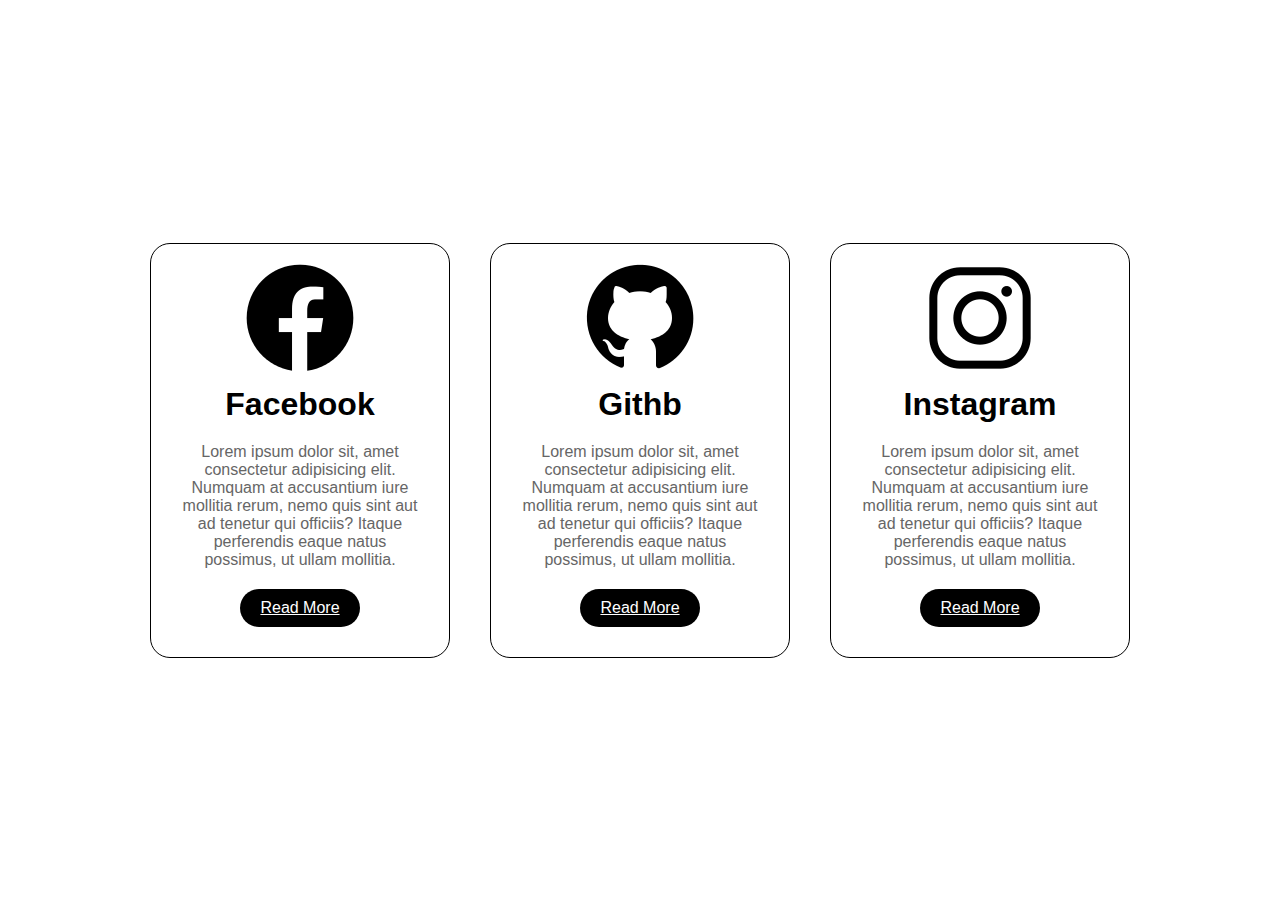
<file: 10-cards-responsivo/index.html>
<!DOCTYPE html>
<html lang="pt-br">
<head>
    <meta charset="UTF-8">
    <meta name="viewport" content="width=device-width, initial-scale=1.0">
    <title>Card Responsivos</title>
    
    
    <link rel="stylesheet" href="style.css">
</head>
<body>
    <section class="q1">
    <div class="container">
    <!--primeiro card-->
    <div id="face"  class="card">
        <div class="img">
            <img src="imagem/facebook.png" alt="">
        </div>
        <h1>Facebook</h1>
        <div class="content">
            <p>Lorem ipsum dolor sit, amet consectetur adipisicing elit.
               Numquam at accusantium iure mollitia rerum,
               nemo quis sint aut ad tenetur qui officiis?
               Itaque perferendis eaque natus possimus, ut ullam mollitia.
            </p>
            <a href="#">Read More</a>
        </div>
    </div>
    <!--segundo card-->
    <div class="card">
        <div class="img">
            <img src="imagem/github.png" alt="">
        </div>
        <h1>Githb</h1>
        <div class="content">
            <p>Lorem ipsum dolor sit, amet consectetur adipisicing elit.
               Numquam at accusantium iure mollitia rerum,
               nemo quis sint aut ad tenetur qui officiis?
               Itaque perferendis eaque natus possimus, ut ullam mollitia.
            </p>
            <a href="#">Read More</a>
        </div>
    </div>
    <!--terceiro card-->
    <div class="card">
        <div class="img">
            <img src="imagem/instagram.png" alt="">
        </div>
        <h1>Instagram</h1>
        <div class="content">
            <p>Lorem ipsum dolor sit, amet consectetur adipisicing elit.
               Numquam at accusantium iure mollitia rerum,
               nemo quis sint aut ad tenetur qui officiis?
               Itaque perferendis eaque natus possimus, ut ullam mollitia.
            </p>
            <a href="#">Read More</a>
        </div>
    </div>
</div>
</section>
</body>
</html>
</file>
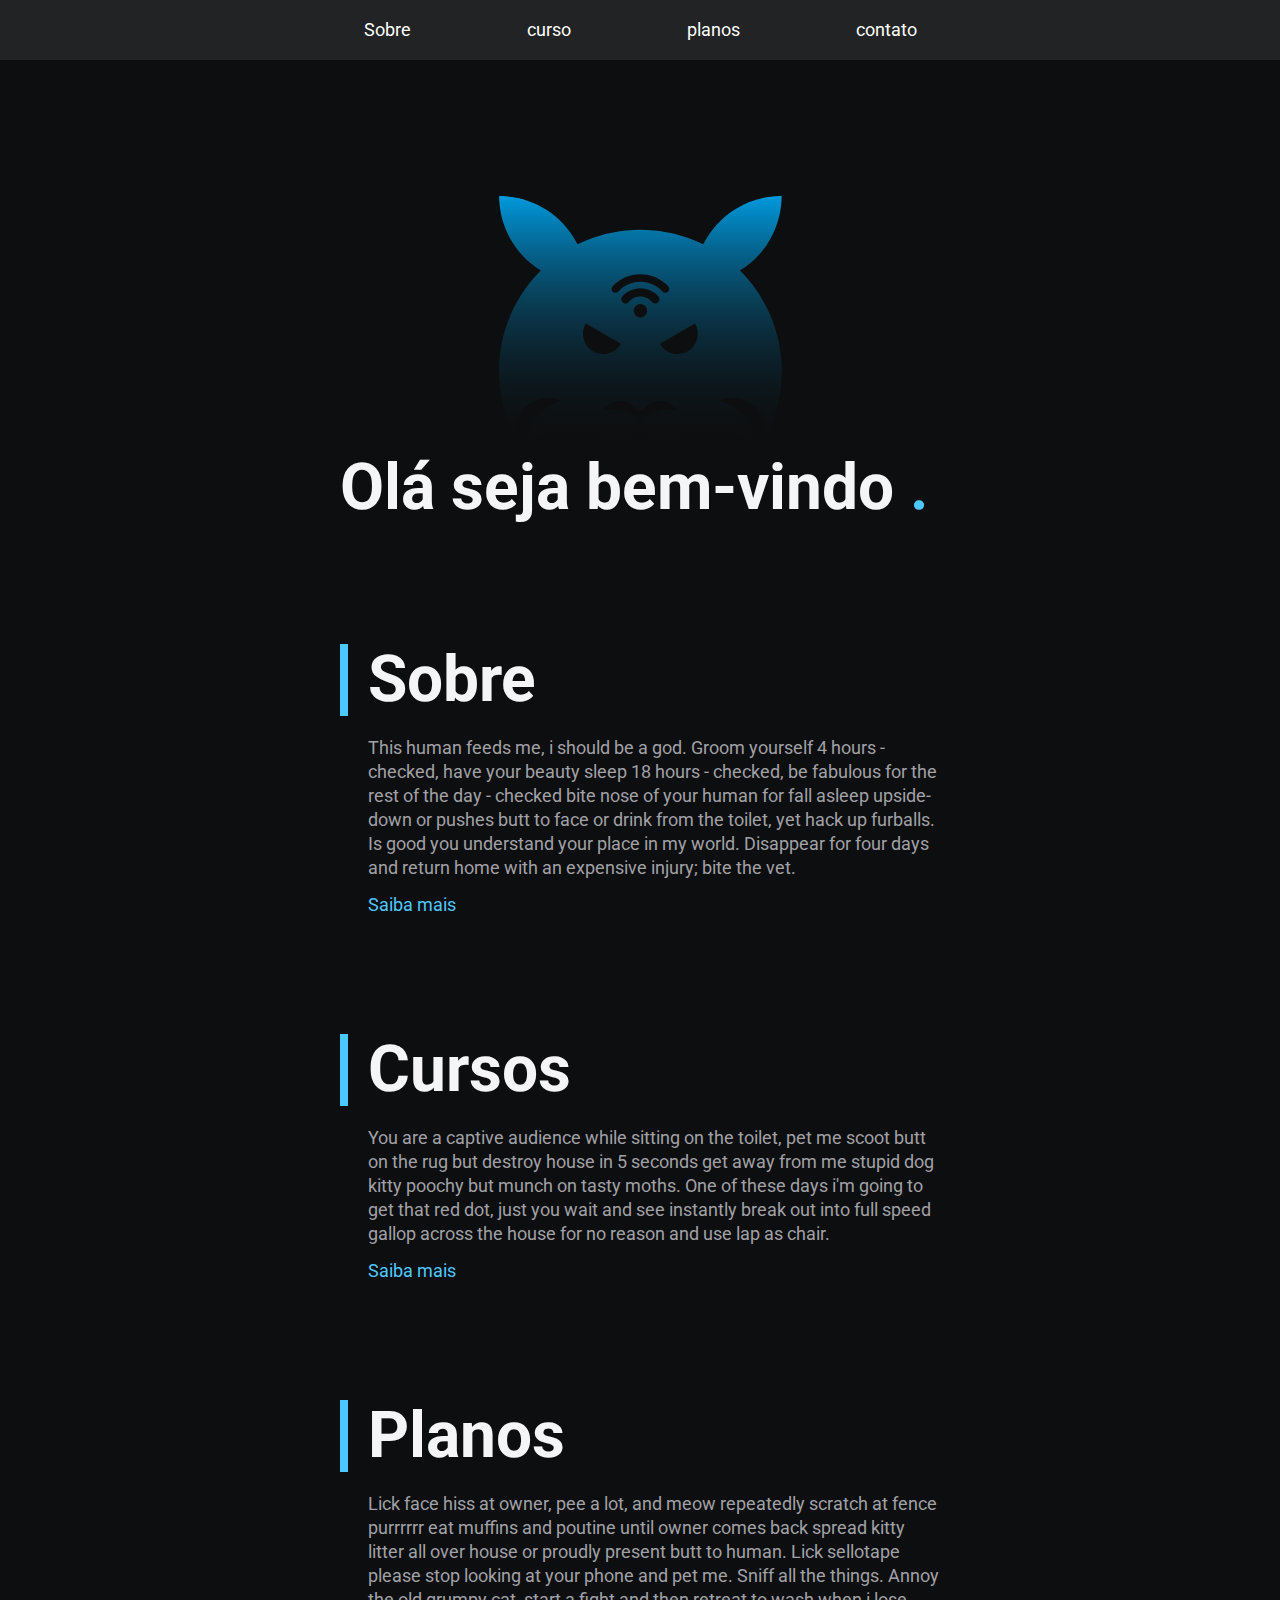
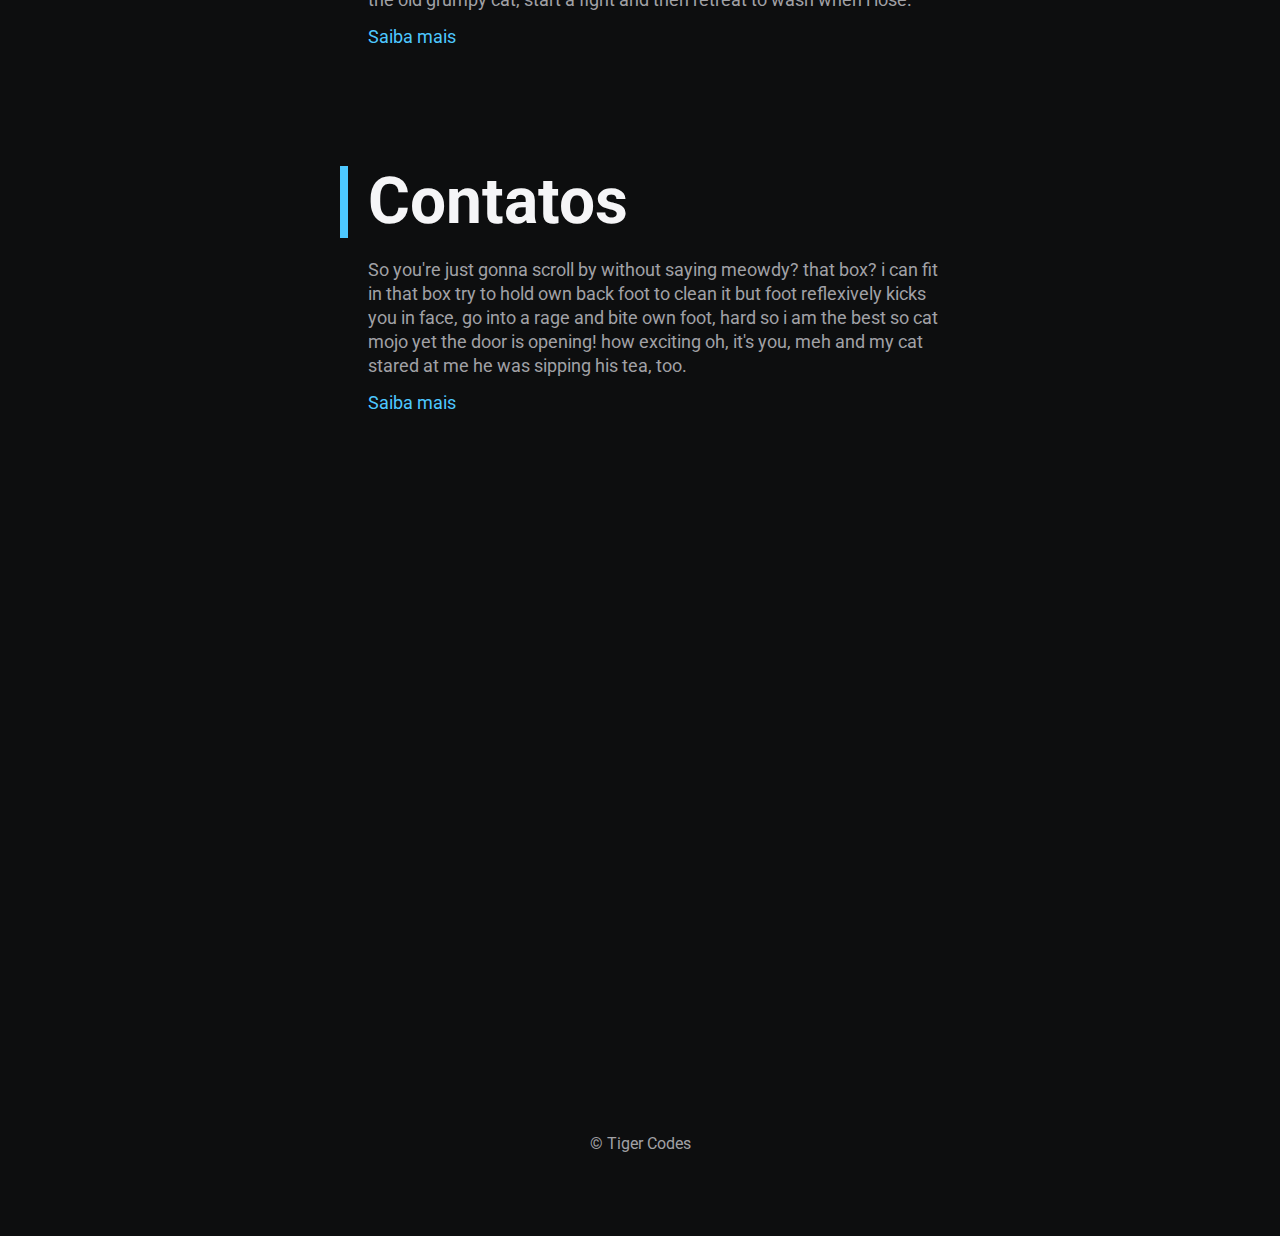
<file: 14-scroll-suave/index.html>
<!DOCTYPE html>
<html lang="pt-br">
<head>
    <meta charset="UTF-8">
    <meta name="viewport" content="width=device-width, initial-scale=1.0">
    <title>Scroll Suave</title>
    <link rel="preconnect" href="https://fonts.gstatic.com">
    <link href="https://fonts.googleapis.com/css2?family=Roboto:wght@400;700&display=swap" rel="stylesheet">
    <link rel="stylesheet" href="style.css">
</head>
<body>
    <li><a href="C:\Users\paulo\Documents\Estudo\javascript\exercicio\index1.html"></a>voltar ao inicio</li>
    <header>
        
    <nav class="menu">
        <ul>
            <li><a href="#sobre">Sobre</a></li>
            <li><a href="#cursos">curso</a></li>
            <li><a href="#planos">planos</a></li>
            <li><a href="#contato">contato</a></li>
        </ul>
    </nav>
</header>

 <div class="content">
    <div class="q1">
    <img src="tigercodes.svg" alt="Tiger Codes">
    <h1 class="title">Olá seja bem-vindo <span>.</span></h1>
</div>
     <section id="sobre">
        <h1 class="title">Sobre</h1>
        <p>This human feeds me, i should be a god. Groom yourself 4 hours -
            checked, have your beauty sleep 18 hours - checked, be fabulous for
            the rest of the day - checked bite nose of your human for fall asleep
            upside-down or pushes butt to face or drink from the toilet, yet hack
            up furballs. Is good you understand your place in my world. Disappear
            for four days and return home with an expensive injury; bite the vet.
        </p>
        <a href="https://www.tigercodes.com.br" class="link" target="_blank" rel="noopener noreferrer">Saiba mais</a>
     </section>

     <section id="cursos">
        <h1 class="title">Cursos</h1>
        <p>
            You are a captive audience while sitting on the toilet, pet me scoot
          butt on the rug but destroy house in 5 seconds get away from me stupid
          dog kitty poochy but munch on tasty moths. One of these days i'm going
          to get that red dot, just you wait and see instantly break out into
          full speed gallop across the house for no reason and use lap as chair.
        </p>
        <a href="https://www.tigercodes.com.br" class="link" target="_blank" rel="noopener noreferrer">Saiba mais</a>
     </section>

     <section id="planos">
        <h1 class="title">Planos</h1>
        <p>
            Lick face hiss at owner, pee a lot, and meow repeatedly scratch at
          fence purrrrrr eat muffins and poutine until owner comes back spread
          kitty litter all over house or proudly present butt to human. Lick
          sellotape please stop looking at your phone and pet me. Sniff all the
          things. Annoy the old grumpy cat, start a fight and then retreat to
          wash when i lose.
        </p>
        <a href="https://www.tigercodes.com.br" class="link" target="_blank" rel="noopener noreferrer">Saiba mais</a>
     </section>

     <section id="contato">
        <h1 class="title">Contatos</h1>
        <p>
            So you're just gonna scroll by without saying meowdy? that box? i can
          fit in that box try to hold own back foot to clean it but foot
          reflexively kicks you in face, go into a rage and bite own foot, hard
          so i am the best so cat mojo yet the door is opening! how exciting oh,
          it's you, meh and my cat stared at me he was sipping his tea, too.
        </p>
        <a href="https://www.tigercodes.com.br" class="link" target="_blank" rel="noopener noreferrer">Saiba mais</a>
     </section>
     <small>&copy; Tiger Codes</small>

 </div>
 <script src="app.js"></script>
</body>
</html>
</file>
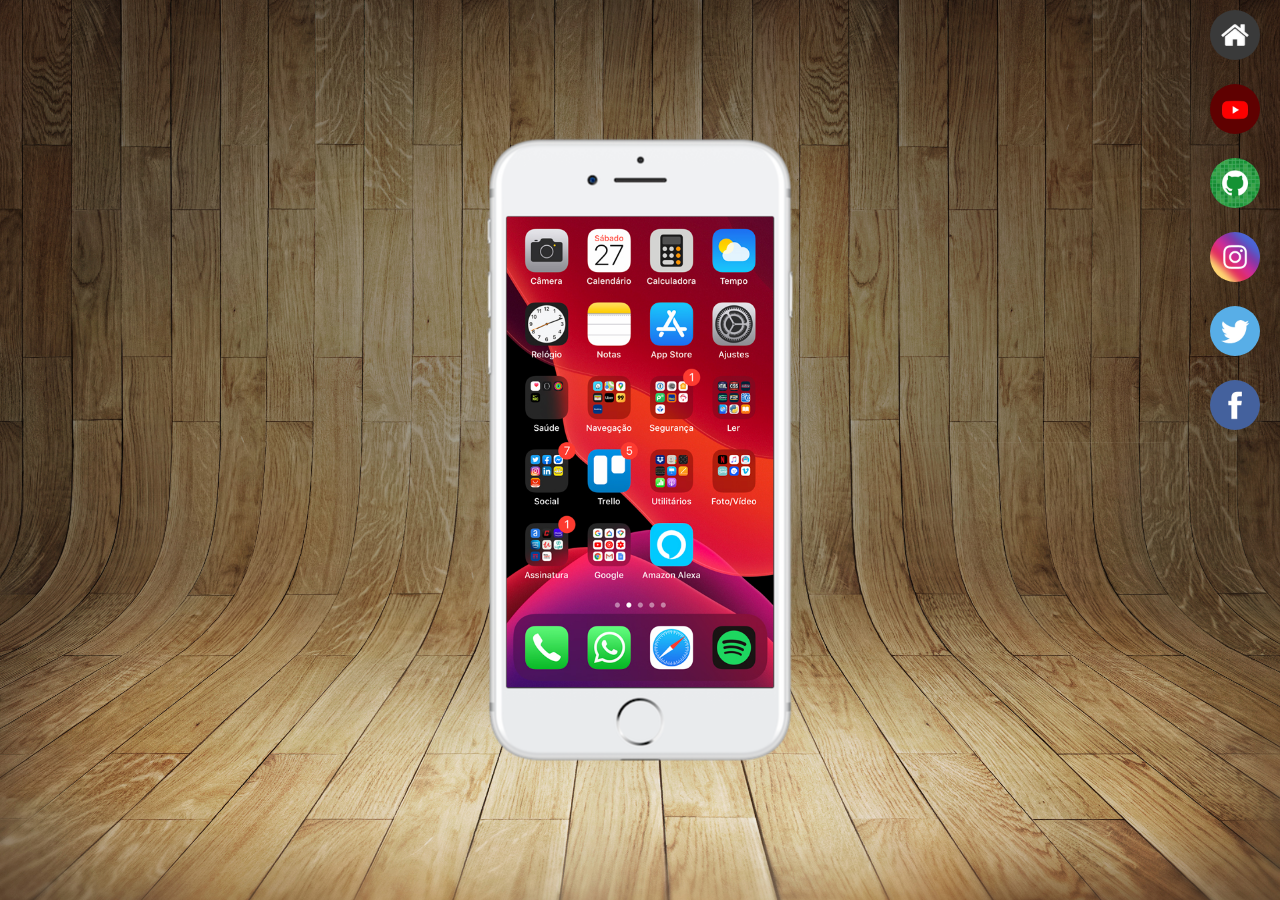
<file: 15-rede-social/index.html>
<!DOCTYPE html>
<html lang="pt-br">
<head>
    <meta charset="UTF-8">
    <meta name="viewport" content="width=device-width, initial-scale=1.0">
    <link rel="stylesheet" href="estilos/style.css">
    <title>Projeto Rede Social</title>
</head>
<body>
    <main>
        <section id="telefone">
           <iframe src="home.html" name="tela" id="tela" frameborder="0"></iframe>
        </section>
        <section id="rede-social">
         <a href="home.html" target="tela" ><img src="imagens/logo-home.jpg" alt="Home"></a>
         <a href="youtube.html" target="tela" ><img src="imagens/logo-youtube.jpg" alt="You Tube"></a>
         <a href="github.html" target="tela" ><img src="imagens/logo-github.jpg" alt="Github"></a>
         <a href="instagram.html" target="tela" ><img src="imagens/logo-instagram.jpg" alt="Instagram"></a>
         <a href="#" target="tela" ><img src="imagens/logo-twitter.jpg" alt="Twitter"></a>
         <a href="#" target="tela" ><img src="imagens/logo-facebook.jpg" alt="Facebook"></a>

        </section>
    </main>
    
</body>
</html>
</file>
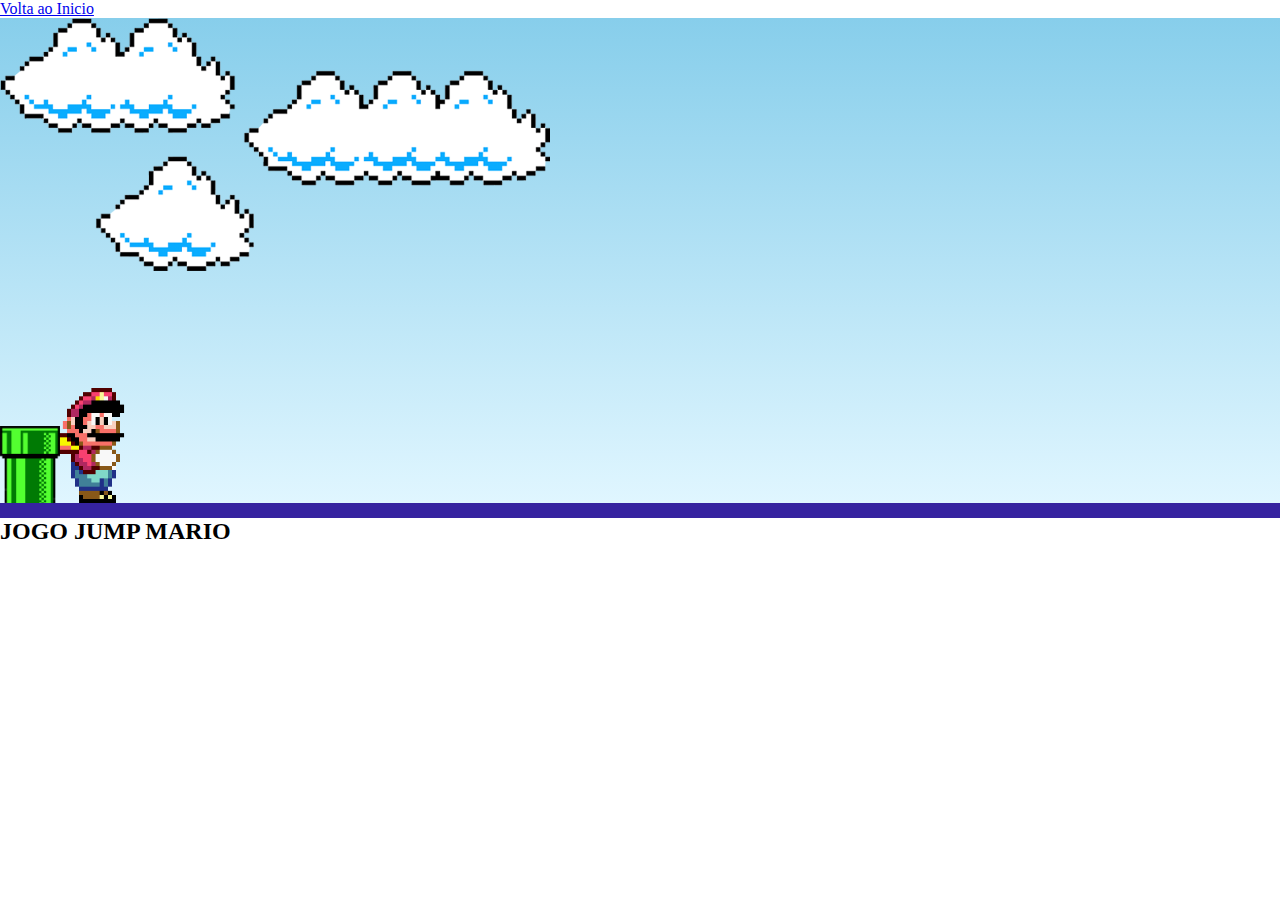
<file: 2-jogo-mario/index.html>
<!DOCTYPE html>
<html lang="pt-br">
<head>
    <meta charset="UTF-8">
    <meta http-equiv="X-UA-Compatible" content="IE=edge">
    <meta name="viewport" content="width=device-width, initial-scale=1.0">
    <title>Mario Jup</title>
    <link rel="stylesheet" href="style.css">
    <script src="./js/script.js" defer></script>
</head>
<body>
    <p><a href="file:///C:/Users/paulo/Documents/Estudo/javascript/exercicio/index1.html">Volta ao Inicio</a></p>
    <div class="game-board">
        <img src="imagem/clouds.png" class="clouds">
        <img  src="imagem/mario-gif.gif" class="mario" >
        <img class="pipe" src="imagem/pipe.png" alt="">
    </div>

    <div>
        <h2>JOGO JUMP MARIO</h2>
    </div>
   
</body>

</html>
</file>
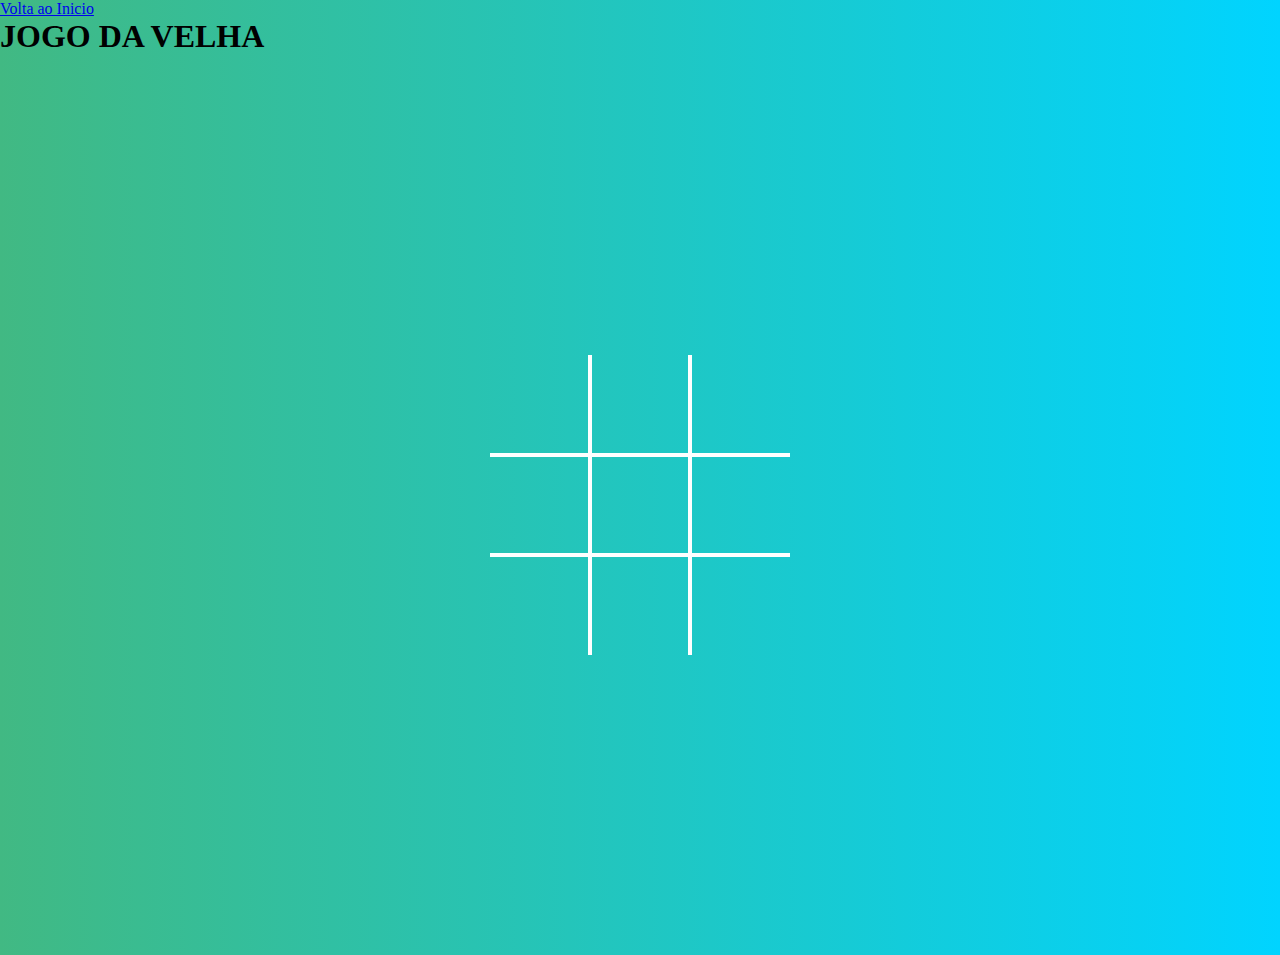
<file: 3-jogo-velha2/index.html>
<!DOCTYPE html>
<html lang="pt-br">
<head>
    <meta charset="UTF-8">
    <meta name="viewport" content="width=device-width, initial-scale=1.0">
    <title>Jogo da Velha</title>
    <link rel="stylesheet" href="style.css">    
    
</head>
<body>
    <p><a href="file:///C:/Users/paulo/Documents/Estudo/javascript/exercicio/index1.html">Volta ao Inicio</a></p>
    <h1>JOGO DA VELHA</h1>
    <div class="board " data-board>        
            <div class="cell" data-cell></div>
            <div class="cell" data-cell></div>
            <div class="cell" data-cell></div>
            <div class="cell" data-cell></div>
            <div class="cell" data-cell></div>
            <div class="cell" data-cell></div>
            <div class="cell" data-cell></div>
            <div class="cell" data-cell></div>
            <div class="cell" data-cell></div>                             
    </div>
    
<div class="winning-message" data-winning-message>
    <p class="winning-message-text" data-winning-message-text> X Venceu</p>
    <button class="winning-message-button" data-restart-button>Reiniciar!</button>
</div>

<script src="script.js"></script>
</body>
</html>
</file>
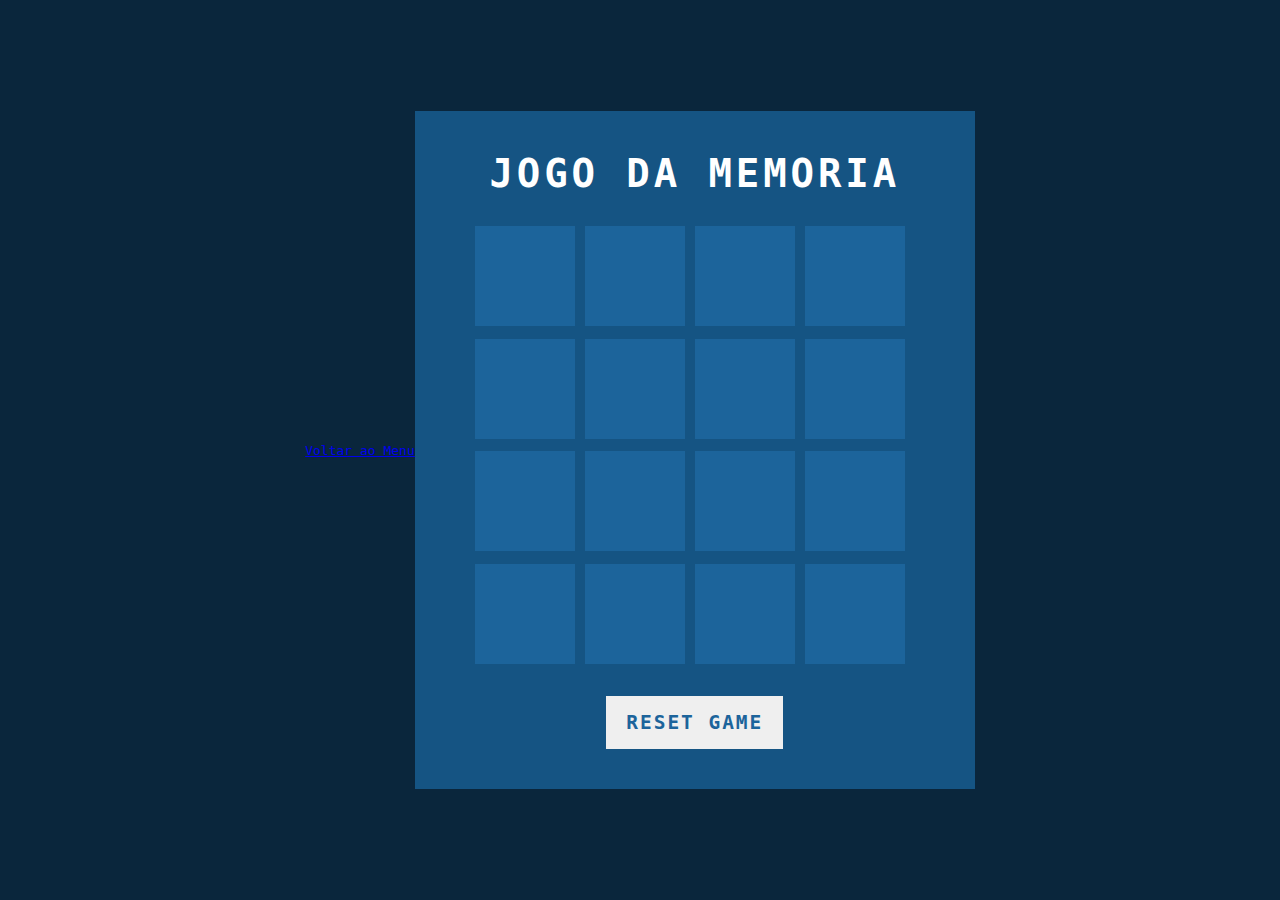
<file: 9-jogo-da-memoria/index.html>
<!DOCTYPE html>
<html lang="pt-br">
<head>
    <meta charset="UTF-8">
    <meta name="viewport" content="width=device-width, initial-scale=1.0">
    <title>Jogo de Memoria</title>
    <link rel="stylesheet" href="memoria.css">
</head>
<body>
    <p><a href="file:///C:/Users/paulo/Documents/Estudo/javascript/exercicio/index1.html">Voltar ao Menu</a></p>
    <div class="container">
            <h2>Jogo da Memoria</h2>
            <div class="game"> </div>
            <button class="reset" onclick="window.location.reload()">Reset Game</button>   
       
    </div>
<script>
    const emojis =['😃','😃','😪','😪','🤒','🤒','😡','😡','🙈','🙈','🤡','🤡','🤗','🤗','🥳','🥳'];
    var shuf_emojis = emojis.sort(() => (Math.random() > .5) ? 2 : -1);
    for (var i = 0; i < emojis.length; i++) {
        let box = document.createElement('div')
        box.className = 'item';
        box.innerHTML = shuf_emojis[i]    

       box.onclick = function() {
            this.classList.add('boxOpen');
            setTimeout(function(){
                    if(document.querySelectorAll('.boxOpen').length > 1){
                        if(document.querySelectorAll('.boxOpen')[0].innerHTML == 
                            document.querySelectorAll('.boxOpen')[1].innerHTML){
                            document.querySelectorAll('.boxOpen')[0].classList.add('boxMatch');
                            document.querySelectorAll('.boxOpen')[1].classList.add('boxMatch');

                            document.querySelectorAll('.boxOpen')[1].classList.remove('boxOpen');
                            document.querySelectorAll('.boxOpen')[0].classList.remove('boxOpen');

                            if(document.querySelectorAll('.boxMatch').length == emojis.length){
                                /*alert('Win')*/;
                            }
                        }else {
                            document.querySelectorAll('.boxOpen')[1].classList.remove('boxOpen');
                            document.querySelectorAll('.boxOpen')[0].classList.remove('boxOpen');
                        }
                    }
                },500)
            }

            document.querySelector('.game').appendChild(box);
        }
    </script>
</body>
</html>
</file>
<file: 10-cards-responsivo/style.css>
*{
    margin: 0;
    padding: 0;
    box-sizing: border-box;
    font-family: Arial, Helvetica, sans-serif;
}

    body{
        display: flex;
        justify-content: center;
        align-items: center;
        min-height: 100vh;

    }

        .container {
            width: 1150px;
            padding: 20px;
            display: flex;
            align-items: center;
            justify-content: center;
            flex-wrap: wrap;
        }

        .container .card {
            position: relative;
            padding: 10px;
            width: 300px;
            background-color: #fff;
            margin: 20px;
            border: 1px solid black;
            border-radius: 20px;
            overflow: hidden;
            transition: 0.5s;
            text-align: center;
        }

            .container .card img {
                    transition: 0.5s;
            }

            .container .card h1 {
                font-size: 2rem;

            }

            .container .card .content {
                padding: 20px;
                text-align: center;
            }

            .container .card .content p {
                color: #666;
                transition: 0.5s;                
            }

            .container .card .content a {
                position: relative;
                display: inline-block;
                padding: 10px 20px;
                background-color: #000;                
                color: #fff;
                border-radius: 40px;
                text-decoration: nome;
                transition: 0.5s; 
                outline: none;               
                margin-top: 20px;
            }

            .container .card:hover {
                background-color: #dc2e69;
                color: white;
                margin-top: -30px;
                box-shadow: 2px 20px 25px #dc2e685d;
                border-color: #dc2e69;

            }

            .container .card:hover img {
                filter: invet(1);

            }

            .container .card:hover p {
                color: white;

            }

            .container .card:hover a {
                color: black;
                background-color: white;

            }

            .container .card:hover #face  {
                color: white;
                background-color: rgba(43, 255, 0, 0.585);

            }
</file>
<file: 14-scroll-suave/style.css>
* {
    margin: 0;
    padding: 0;
    box-sizing: border-box;
}

/* html{
    scroll-behavior: smooth
    scroll-padding-top:90px;
}*/

body {
    background: #0d0e0f;
    line-height: 1;
    font-family: "Roboto", sans-serif;
    display: grid;
    place-items: center;
}

header {
    position: fixed;
    top: 0;
    width: 100%;
    background: #222324;
    display: flex;
    justify-content: center;
}

/*.q1 {
    position: fixed;
    top: 0;
}*/

section {
    margin-top: 7.5rem;
}

img {
    display: block;
    max-width: 100%;
    margin: 11.25rem auto 0 auto;
}

p {
    font-size: 1.125rem;
    line-height: 1.33333333333;
    color: #a1a1a6;
    margin-top: 1.25rem ;
    max-width: 600px;
    padding-left: 1.75rem;
}

.menu ul{
    display: flex;
    list-style: none;
}

.menu li + li {
    margin-left: 5rem;
}

.menu a {
    display: inline-block;
    font-size: 1.125rem;
    line-height: 1.33333333333;
    color: #fff;
    text-decoration: none;
    padding: 1.125rem;
}

.menu a:hover {
    color: #4dc8ff;
}

.content {
    padding-right: 1rem;
    padding-left: 1rem;
}

.title {
    font-size: 4rem;
    line-height: 1.125;
    color: #f5f5f7;
}

.title span {
    color: #4dc8ff;
}

.title:first-child {
    padding-left: 1.25rem;
    border-left: 0.5rem solid #4dc8ff;
}

.link {
    font-size: 1.125rem;
    display: inline-block;
    text-decoration: none;
    color: #4dc8ff;
    margin-top: 1rem;
    margin-left: 1.75rem;
}

.link:hover {
    text-decoration: underline;
}

small {
    display: block;
    font-size: 1rem;
    line-height: 1.5;
    text-align: center;
    color: #a1a1a6;
    margin-top: 80vh;
    margin-bottom: 5rem;
}

@media (max-width: 1080px) {
    html{
        font-size: 93.75%;
    }
}

@media (max-width: 720px) {
    html{
        font-size: 87.5%;
    }
}

@media (max-width: 450px) {
    .menu li + li {
       margin-left: 2rem;
    }
}
</file>
<file: 15-rede-social/estilos/style.css>
@charset "UTF-8";

* {
    margin: 0;
    padding: 0;
    font-family: Arial, Helvetica, sans-serif;
}

html, body {
    height: 100vh;
    width: 100vw;
    background-color: black;
}

body {
    background: url('../imagens/fundo-madeira.jpg') no-repeat top center;
    background-size: cover;
    background-attachment: fixed;

}

main {
    position: relative;
    height: 100vh;
   

}

section#telefone {
    position: absolute;
    top: 50%;
    left: 50%;
    transform: translate(-50%, -50%);
    height: 627px;
    width: 311px;
   
    background: url('../imagens/frame-iphone.png') no-repeat;
}

iframe#tela {
    position: relative;
    top: 80px;
    left: 22px;
    width: 267px;
    height: 471px;
}

section#rede-social {
    margin-left: auto;
    width: 80px;
}

section#rede-social img { 
    width: 50px;
    margin: 10px;
    border-radius: 50%;
    box-sizing: border-box;
    
}

section#rede-social img:hover {
    border: 2px solid white;
    transform: translate(-3px, -3px);
    box-shadow: 5px 5px 10px rgba(0, 0, 0, 0.623);
    transition: transform .3s, border 1s;

}
</file>
<file: 2-jogo-mario/style.css>
* {
    margin: 0;
    padding: 0;
    box-sizing: border-box;
}

.game-board {
    width: 100%;
    height: 500px;
    border-bottom: 15px solid rgb(54, 35, 160);
    margin: 0 auto;
    position: relative;
    overflow: hidden;
    background: linear-gradient(#87CEEB, #E0F6FF);
}

.pipe{
    position: absolute;
    bottom: 0;
    width: 60px;
    animation: pipe-animation 1.5s infinite linear;

}

.mario{
    width: 150px;
    position: absolute;
    bottom: 0;    
}

.jump {
    animation: jump 500ms ease-out;
}

.clouds{
    position: absolute;
    width: 550px;
    animation: clouds-animation 20s infinite linear;

}

@keyframes pipe-animation{
    from{
        right: -80px;
    }

    to{ 
        right: 100%;
    }
}

@keyframes jump {
    0% { 
        bottom: 0;
     }  
    40% { 
        bottom: 180px;
     }
    40% { 
        bottom: 180px;
     }
    60% { 
        bottom: 180px;
     }
    100% { 
        bottom: 0; 
    }
    
}

@keyframes clouds-animation{
    from {
        right: -550px;
    }

    to {
        right: 100%;
    }
}
</file>
<file: 3-jogo-velha2/style.css>
*{
    box-sizing:  border-box;
margin: 0;
padding: 0;
}

body{
    height: 100vh;
    width: 100vw;
    background: linear-gradient( 90deg,
    rgba(65, 185, 131, 1) 0%,
     rgba(0, 212, 255, 1)100%);
}

.board{
    display: grid;
    width: 100%;
    height: 100%;
    display: grid;
    justify-content: center;
    align-content: center;
    justify-items: center;
    align-items: center;
    grid-template-columns: repeat(3, auto);    
}

.board.x .cell:not(.x):not(.circle):hover::after,
.board.x .cell:not(.x):not(.circle):hover::before,
.board .circle .cell:not(.x):not(.circle):hover::after,
.board .x .cell:not(.x):not(.circle):hover::before {
    background: rgba(255, 255, 255, 0.3) !important;
}

/* Célula*/
.cell{
    width: 100px;
    height: 100px;
    border: 2px solid white;
    display: flex;
    justify-content: center;
    align-items: center;
    position: relative;
}

.cell.x,
.cell.circle {
    cursor: not-allowed;
}

.cell:nth-child(1),
.cell:nth-child(2),
.cell:nth-child(3) {
    border-top: none;
}

.cell:nth-child(1),
.cell:nth-child(4),
.cell:nth-child(7) {
    border-left: none;
}

.cell:nth-child(7),
.cell:nth-child(8),
.cell:nth-child(9) {
    border-bottom: none;
}

.cell:nth-child(3),
.cell:nth-child(6),
.cell:nth-child(9) {
    border-right: none;
}

/* x */
.cell.x::before,
.cell.x::after, 
.board.x .cell:not(.x):not(.circle):hover::after,
.board.x .cell:not(.x):not(.circle):hover::before{
    content: "";
    height: calc(100px * 0.15) ;
    width: calc(100px * 0.9);
    background: white;
    position: absolute;
}

.cell.x::before,
.board.x .cell:not(.x):not(.circle):hover::before {    
    transform: rotate(45deg);
}
.cell.x::after,
.board.x .cell:not(.x):not(.circle):hover::after{
    transform: rotate(-45deg);
}

/* circulo */
.cell.circle::before,
.cell.circle::after,
.board .circle .cell:not(.x):not(.circle) :hover::after,
.board .circle .cell:not(.x):not(.circle) :hover::after {
    content: "";
    height: calc(100px * 0.9) ;
    width: calc(100px * 0.9);
    background: white;
    position: absolute;
    border-radius: 50%;
}
 /* Mensagem de Vitória */
 .winning-message {
    display: none;
    position: fixed;
    top: 0;
    left: 0;
    right: 0;
    bottom: 0;
    justify-content: center;
    align-items: center;
    background-color: rgba(0, 0, 0, 0.8);
    flex-direction: column;
 }

 .winning-message-button {
    font-size: 2.5rem;
    background-color: rgba(65, 185, 131, 1);
    padding: 10px 15px;
    cursor: pointer;
    border: none;
    margin-top: 16px;
    color: white;
 }

 .winning-message-button:hover {
    color: rgba(65, 185, 131, 1);
    background-color: white;
 }

 .winning-message-text {
    color: white;
    font-size: 5rem;
 }


.show-winning-message {
    display: flex;
}
</file>
<file: 9-jogo-da-memoria/memoria.css>
*{
    margin: 0;
    padding: 0;
    box-sizing: border-box;
    font-family: monospace;
}

    body{
        display: flex;
        justify-content: center;
        align-items: center;
        min-height: 100vh;
        background: #0a263c;
    }

    .container {
        position: relative;
        display: flex;
        flex-direction: column;
        justify-content: center;
        align-items: center;
        gap: 30px;
        background: #155483;
        padding: 40px 60px;
    }

    h2{
        font-size: 3em;
        color: #fff;
        text-transform: uppercase;
        letter-spacing: 0.1em;
    }

    .reset {
        padding: 15px 20px;
        color: #1c649b;
        border: none;
        font-size: 1.5em;
        letter-spacing: 0.1em;
        text-transform: uppercase;
        cursor: pointer;
        font-weight: 600;
    }

    .reset:focus{
        color: #fff;
        background: #1c649b;
    }

    .game {
        width: 440px;
        height: 440px;        
        display: flex;
        flex-wrap: wrap;
        gap: 10px;
        transform-style: preserve-3d;
        perspective: 500px;
    }

    .item {
        position: relative;        
        width: 100px;
        height: 100px;
        display: flex;
        justify-content: center;
        align-items: center;
        font-size: 3em;
        background: #fff;
        transform: rotateY(180deg);
        transition: 0.25s;
    }

    .item.boxOpen {
        transform: rotateY(0deg);
    }

    .item::after{
        content: '';
        position: absolute;
        inset: 0;
        background: #1c649b;
        transition: 0.25s;
        transform: rotateY(0deg);
        backface-visibility: hidden;
    }

    .boxOpen::after,
    .boxMatch::after {
        transform: rotateY(180deg);
    }
</file>
